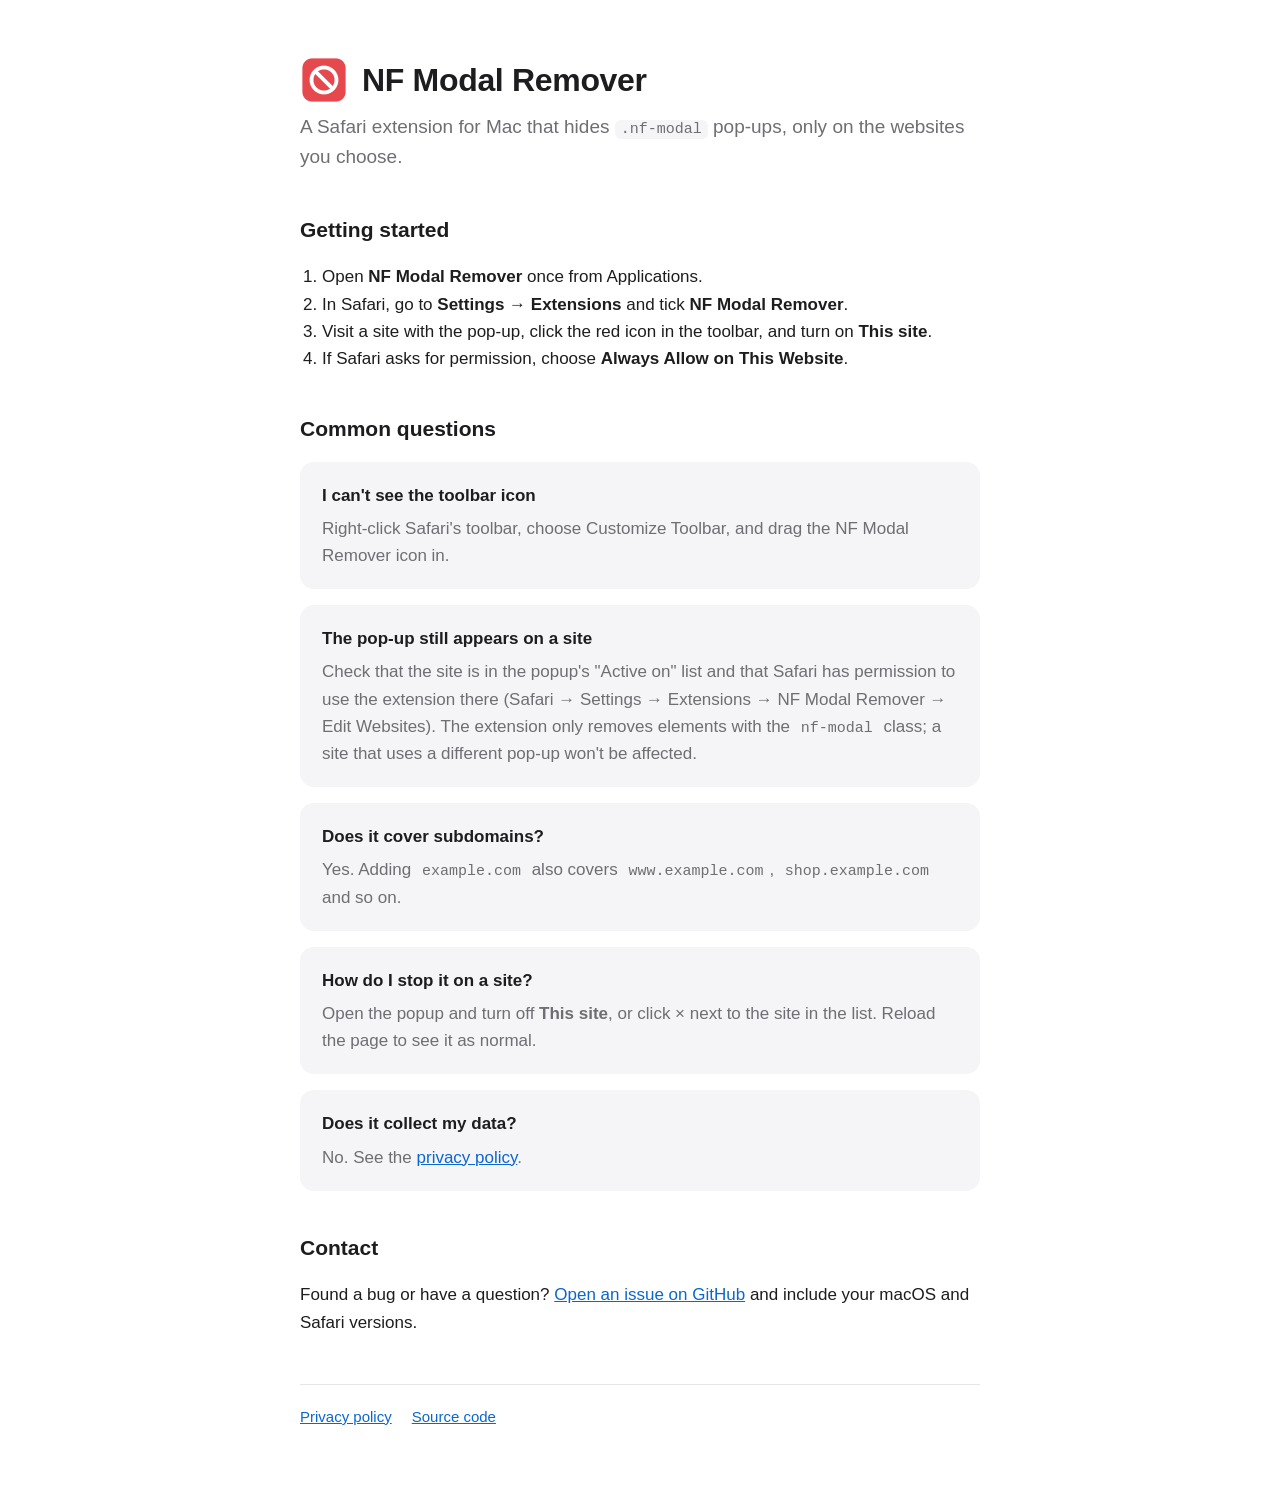
<file: docs/index.html>
<!doctype html>
<html lang="en">
<head>
  <meta charset="utf-8">
  <meta name="viewport" content="width=device-width, initial-scale=1">
  <title>NF Modal Remover Support</title>
  <meta name="description" content="Help and contact for NF Modal Remover, a Safari extension for Mac that hides .nf-modal pop-ups on the sites you choose.">
  <link rel="stylesheet" href="style.css">
</head>
<body>
<main>
  <header>
    <img src="icon.png" alt="">
    <h1>NF Modal Remover</h1>
  </header>
  <p class="lede">A Safari extension for Mac that hides <code>.nf-modal</code> pop-ups, only on the websites you choose.</p>

  <h2>Getting started</h2>
  <ol>
    <li>Open <strong>NF Modal Remover</strong> once from Applications.</li>
    <li>In Safari, go to <strong>Settings → Extensions</strong> and tick <strong>NF Modal Remover</strong>.</li>
    <li>Visit a site with the pop-up, click the red icon in the toolbar, and turn on <strong>This site</strong>.</li>
    <li>If Safari asks for permission, choose <strong>Always Allow on This Website</strong>.</li>
  </ol>

  <h2>Common questions</h2>
  <div class="card">
    <h3>I can't see the toolbar icon</h3>
    <p>Right-click Safari's toolbar, choose Customize Toolbar, and drag the NF Modal Remover icon in.</p>
  </div>
  <div class="card">
    <h3>The pop-up still appears on a site</h3>
    <p>Check that the site is in the popup's "Active on" list and that Safari has permission to use the extension there (Safari → Settings → Extensions → NF Modal Remover → Edit Websites). The extension only removes elements with the <code>nf-modal</code> class; a site that uses a different pop-up won't be affected.</p>
  </div>
  <div class="card">
    <h3>Does it cover subdomains?</h3>
    <p>Yes. Adding <code>example.com</code> also covers <code>www.example.com</code>, <code>shop.example.com</code> and so on.</p>
  </div>
  <div class="card">
    <h3>How do I stop it on a site?</h3>
    <p>Open the popup and turn off <strong>This site</strong>, or click × next to the site in the list. Reload the page to see it as normal.</p>
  </div>
  <div class="card">
    <h3>Does it collect my data?</h3>
    <p>No. See the <a href="privacy.html">privacy policy</a>.</p>
  </div>

  <h2>Contact</h2>
  <p>Found a bug or have a question? <a href="https://github.com/Edwintang2005/nfModal-Remover/issues">Open an issue on GitHub</a> and include your macOS and Safari versions.</p>

  <nav>
    <a href="privacy.html">Privacy policy</a>
    <a href="https://github.com/Edwintang2005/nfModal-Remover">Source code</a>
  </nav>
</main>
</body>
</html>
</file>
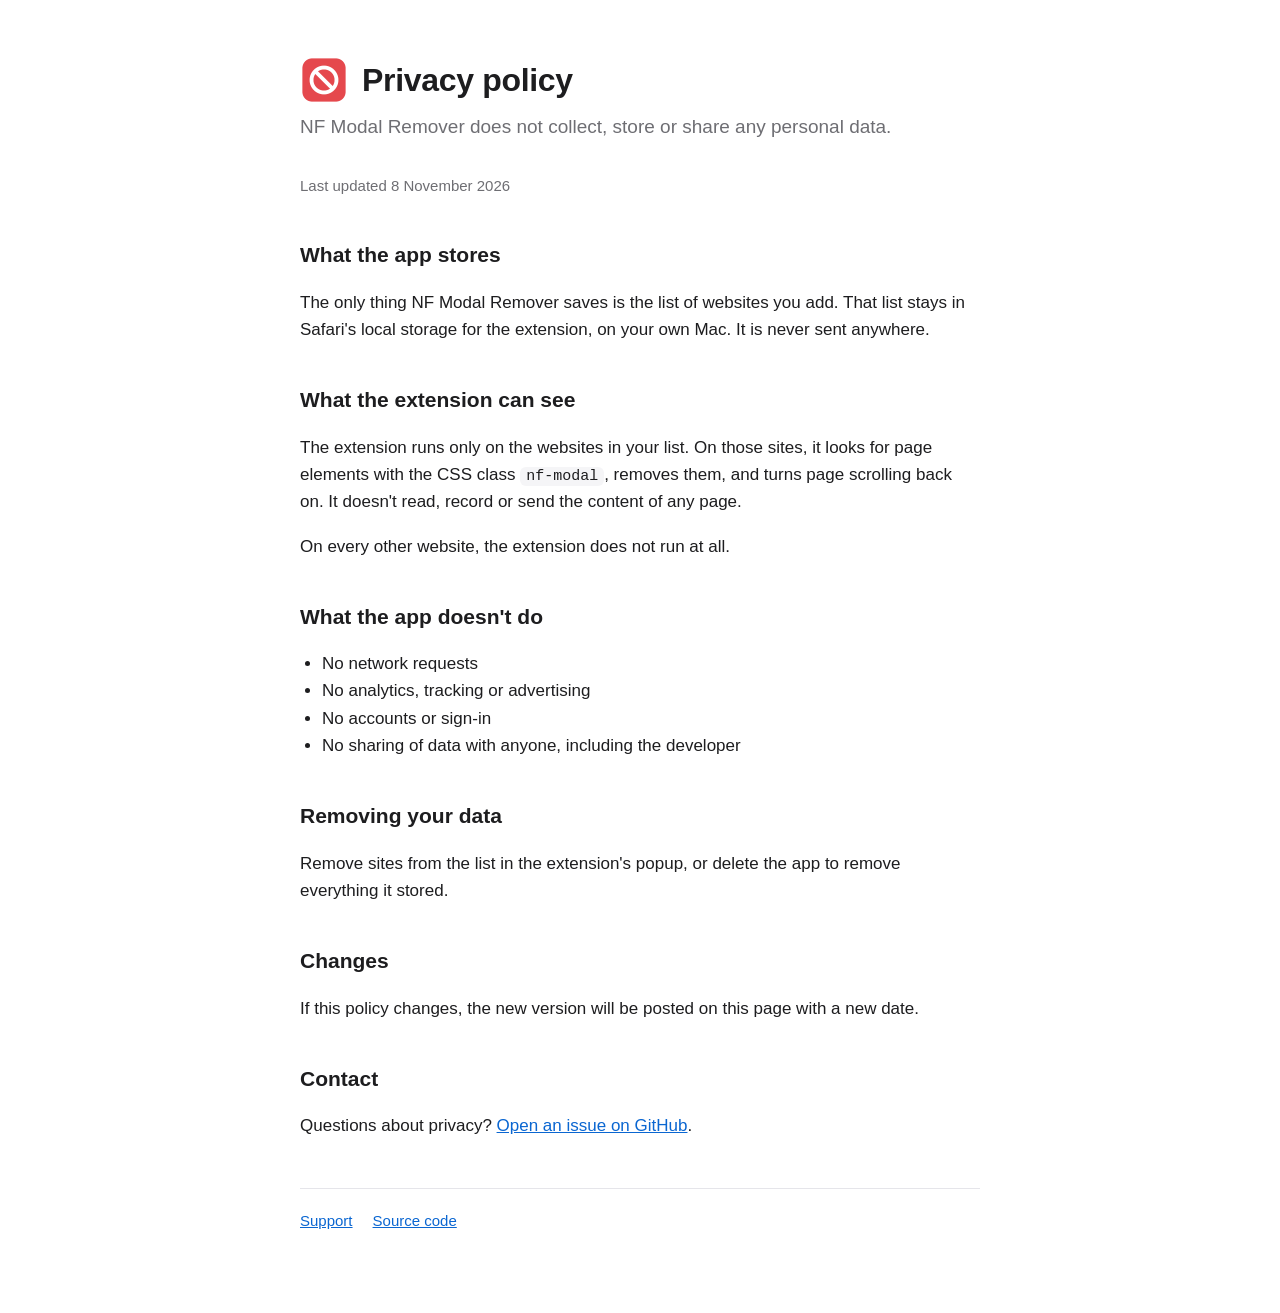
<file: docs/privacy.html>
<!doctype html>
<html lang="en">
<head>
  <meta charset="utf-8">
  <meta name="viewport" content="width=device-width, initial-scale=1">
  <title>NF Modal Remover Privacy</title>
  <meta name="description" content="Privacy policy for NF Modal Remover. No data is collected, stored remotely or shared.">
  <link rel="stylesheet" href="style.css">
</head>
<body>
<main>
  <header>
    <img src="icon.png" alt="">
    <h1>Privacy policy</h1>
  </header>
  <p class="lede">NF Modal Remover does not collect, store or share any personal data.</p>
  <p class="updated">Last updated 8 November 2026</p>

  <h2>What the app stores</h2>
  <p>The only thing NF Modal Remover saves is the list of websites you add. That list stays in Safari's local storage for the extension, on your own Mac. It is never sent anywhere.</p>

  <h2>What the extension can see</h2>
  <p>The extension runs only on the websites in your list. On those sites, it looks for page elements with the CSS class <code>nf-modal</code>, removes them, and turns page scrolling back on. It doesn't read, record or send the content of any page.</p>
  <p>On every other website, the extension does not run at all.</p>

  <h2>What the app doesn't do</h2>
  <ul>
    <li>No network requests</li>
    <li>No analytics, tracking or advertising</li>
    <li>No accounts or sign-in</li>
    <li>No sharing of data with anyone, including the developer</li>
  </ul>

  <h2>Removing your data</h2>
  <p>Remove sites from the list in the extension's popup, or delete the app to remove everything it stored.</p>

  <h2>Changes</h2>
  <p>If this policy changes, the new version will be posted on this page with a new date.</p>

  <h2>Contact</h2>
  <p>Questions about privacy? <a href="https://github.com/Edwintang2005/nfModal-Remover/issues">Open an issue on GitHub</a>.</p>

  <nav>
    <a href="index.html">Support</a>
    <a href="https://github.com/Edwintang2005/nfModal-Remover">Source code</a>
  </nav>
</main>
</body>
</html>
</file>
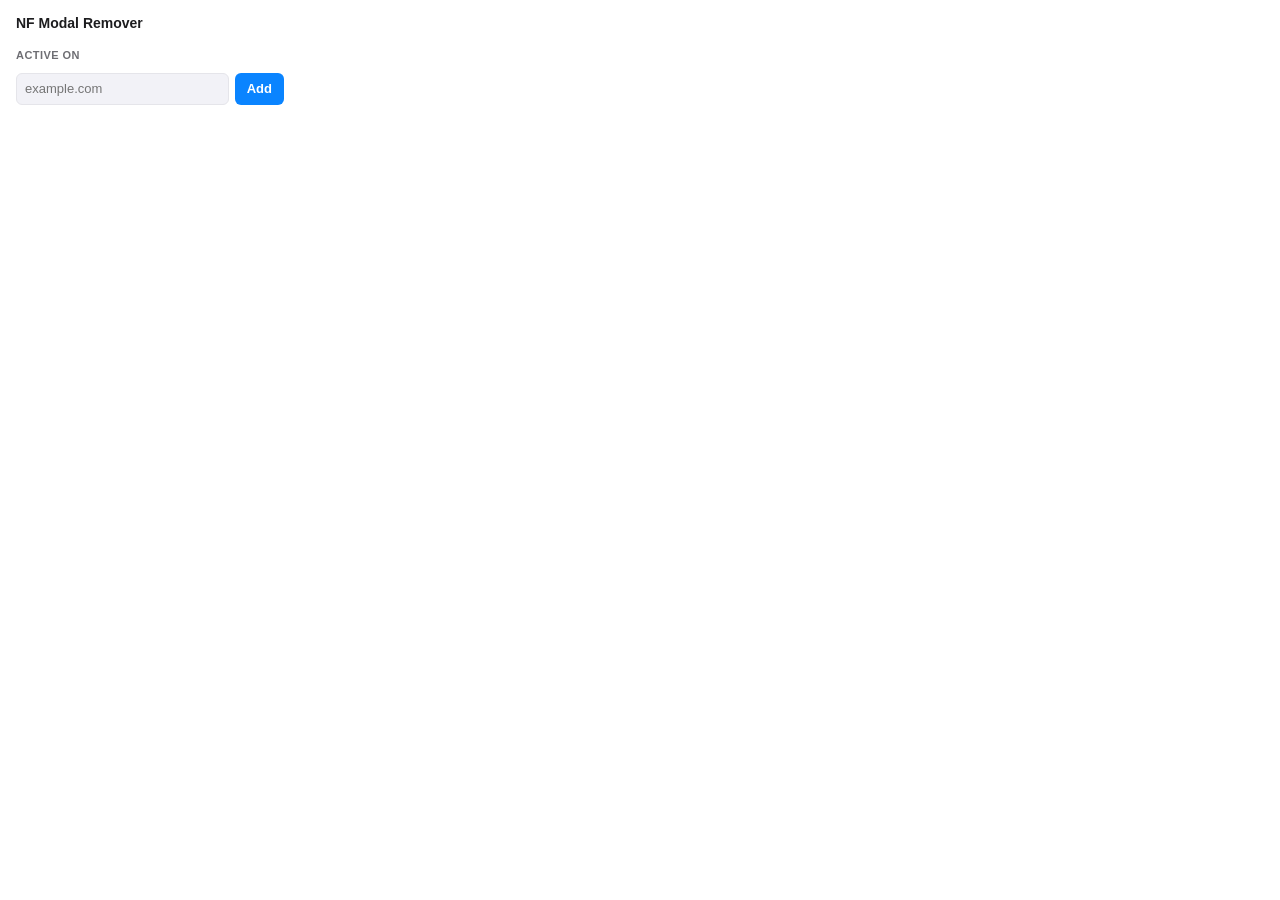
<file: NF Modal Remover Extension/Resources/popup.html>
<!doctype html>
<html>
<head>
  <meta charset="utf-8">
  <link rel="stylesheet" href="popup.css">
</head>
<body>
  <header>
    <h1>NF Modal Remover</h1>
  </header>

  <section id="current" hidden>
    <div class="current-text">
      <div class="label">This site</div>
      <div id="current-host" class="host"></div>
      <div id="current-note" class="note"></div>
    </div>
    <label class="switch">
      <input type="checkbox" id="current-toggle">
      <span class="slider"></span>
    </label>
  </section>

  <section>
    <div class="label">Active on</div>
    <ul id="site-list"></ul>
    <p id="empty" class="note" hidden>No sites yet. Turn it on for the site you're on, or add one below.</p>
    <form id="add-form">
      <input id="add-input" type="text" placeholder="example.com" autocomplete="off" spellcheck="false">
      <button type="submit">Add</button>
    </form>
    <p id="error" class="error" hidden></p>
  </section>

  <script src="sites.js"></script>
  <script src="popup.js"></script>
</body>
</html>
</file>
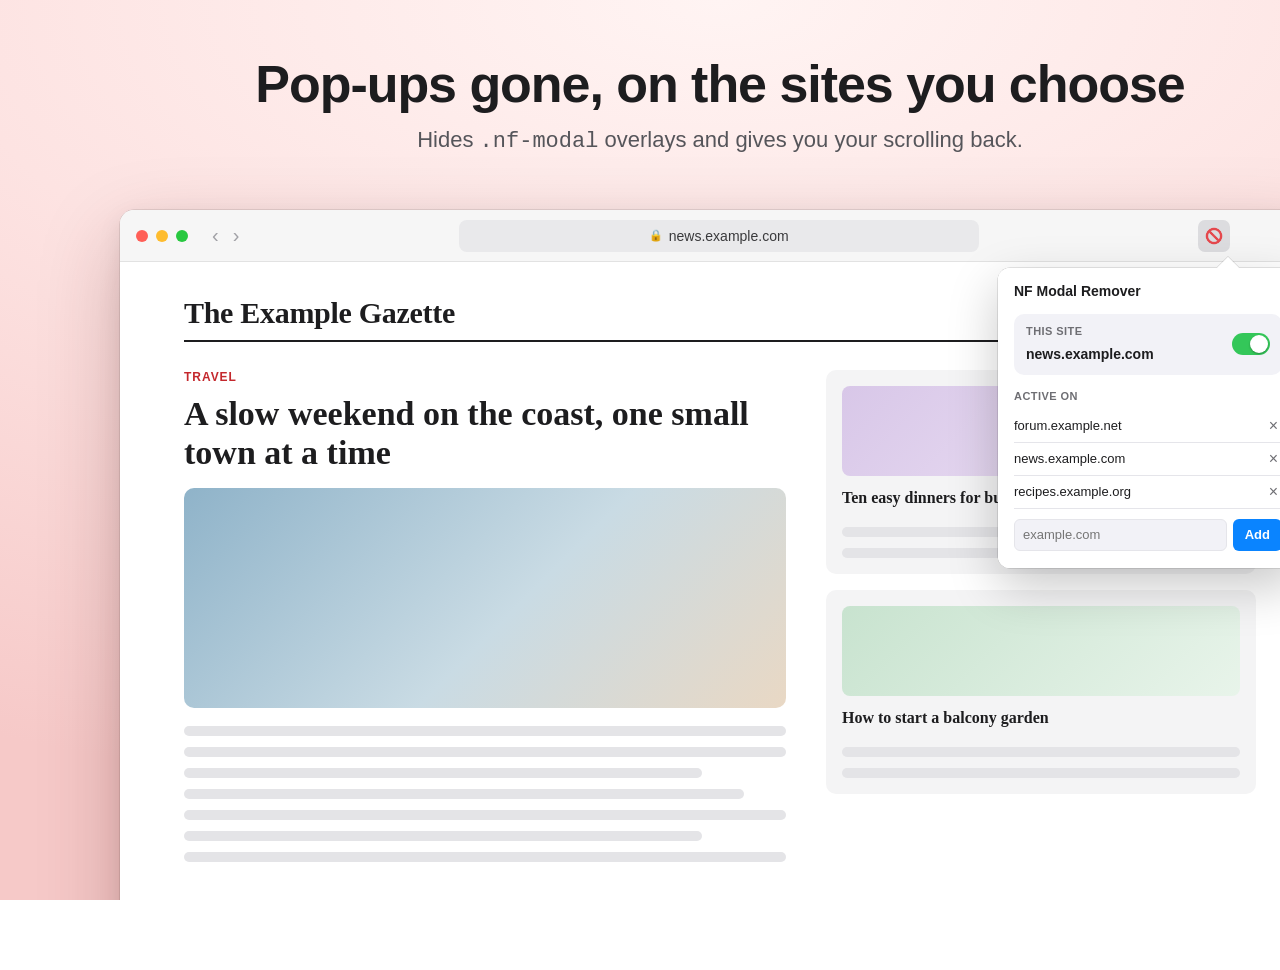
<file: screenshots/src/1-hero.html>
<!doctype html>
<html>
<head>
  <meta charset="utf-8">
  <link rel="stylesheet" href="shared.css">
  <style>
    .window { left: 120px; top: 210px; width: 1200px; height: 760px; }
    /* arrow tip sits under the toolbar icon (centre x = 1228) */
    .popover { --arrow: 222px; left: 998px; top: 268px; }
  </style>
</head>
<body>
  <div class="headline">
    <h1>Pop-ups gone, on the sites you choose</h1>
    <p>Hides <code>.nf-modal</code> overlays and gives you your scrolling back.</p>
  </div>

  <div class="window" data-host="news.example.com" data-ext="active"></div>

  <div class="popover">
    <iframe src="popup-main.html" width="300" height="300" scrolling="no"></iframe>
  </div>

  <script src="shared.js"></script>
</body>
</html>
</file>
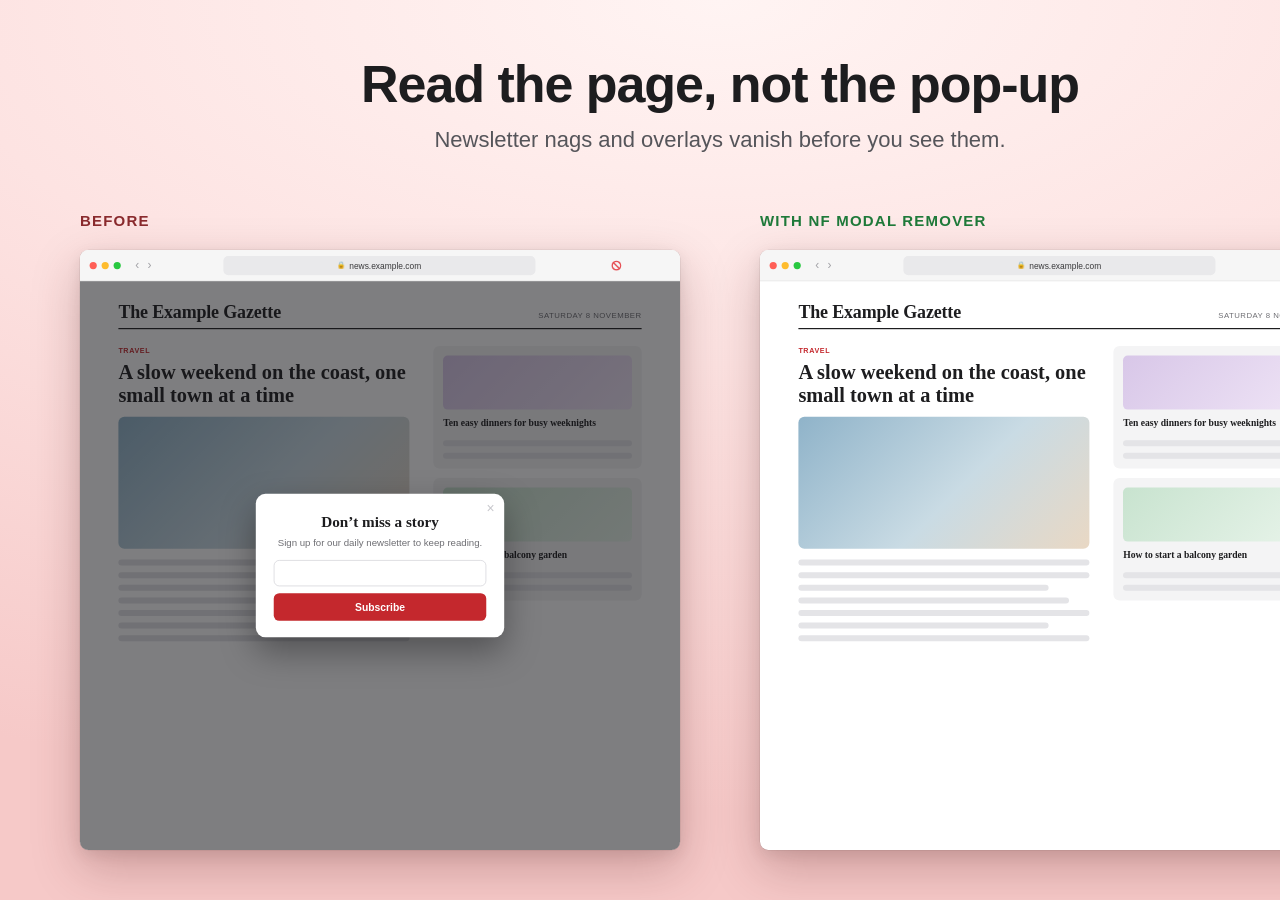
<file: screenshots/src/2-before-after.html>
<!doctype html>
<html>
<head>
  <meta charset="utf-8">
  <link rel="stylesheet" href="shared.css">
  <style>
    .pair { position: absolute; top: 250px; width: 600px; height: 600px; }
    .pair.before { left: 80px; }
    .pair.after { left: 760px; }
    .pair .window { left: 0; top: 0; width: 1000px; height: 1000px; transform: scale(.6); transform-origin: 0 0; }
    .pair .tag { top: -38px; }
    .pair.after .tag { color: #1f7a3a; }
    .nag { transform: scale(1.15); }
  </style>
</head>
<body>
  <div class="headline">
    <h1>Read the page, not the pop-up</h1>
    <p>Newsletter nags and overlays vanish before you see them.</p>
  </div>

  <div class="pair before">
    <div class="tag">Before</div>
    <div class="window" data-host="news.example.com">
      <div class="overlay">
        <div class="nag">
          <span class="x">×</span>
          <h3>Don’t miss a story</h3>
          <p>Sign up for our daily newsletter to keep reading.</p>
          <div class="field"></div>
          <div class="cta">Subscribe</div>
        </div>
      </div>
    </div>
  </div>

  <div class="pair after">
    <div class="tag">With NF Modal Remover</div>
    <div class="window" data-host="news.example.com" data-ext="active"></div>
  </div>

  <script src="shared.js"></script>
</body>
</html>
</file>
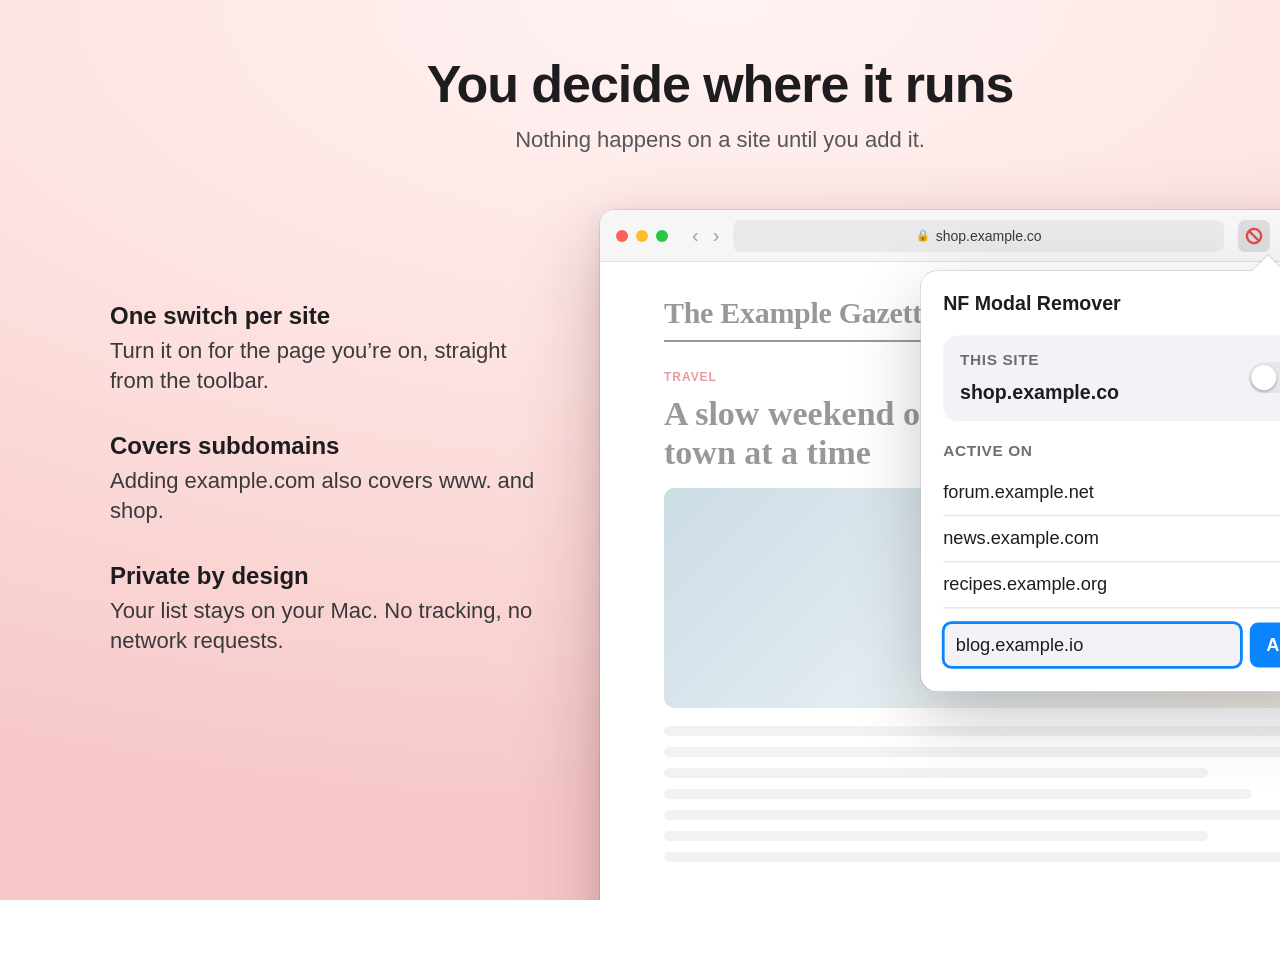
<file: screenshots/src/3-choose-sites.html>
<!doctype html>
<html>
<head>
  <meta charset="utf-8">
  <link rel="stylesheet" href="shared.css">
  <style>
    .window { left: 600px; top: 210px; width: 760px; height: 760px; }
    .window .page { opacity: .45; }
    .window .article { grid-template-columns: 1fr; }
    .window .side { display: none; }
    /* arrow tip under the toolbar icon (centre x = 1268); scaled up from the tip */
    .popover { --arrow: 240px; left: 1020px; top: 268px; transform: scale(1.4); transform-origin: 248px -8px; }
    .notes { position: absolute; left: 110px; top: 300px; width: 430px; display: grid; gap: 34px; }
    .notes div { font-size: 22px; line-height: 1.35; color: #3a3a3c; }
    .notes b { display: block; font-size: 24px; color: #1d1d1f; margin-bottom: 4px; }
  </style>
</head>
<body>
  <div class="headline">
    <h1>You decide where it runs</h1>
    <p>Nothing happens on a site until you add it.</p>
  </div>

  <div class="window" data-host="shop.example.co" data-ext="active"></div>

  <div class="notes">
    <div><b>One switch per site</b>Turn it on for the page you’re on, straight from the toolbar.</div>
    <div><b>Covers subdomains</b>Adding example.com also covers www. and shop.</div>
    <div><b>Private by design</b>Your list stays on your Mac. No tracking, no network requests.</div>
  </div>

  <div class="popover">
    <iframe src="popup-add.html" width="300" height="300" scrolling="no"></iframe>
  </div>

  <script src="shared.js"></script>
</body>
</html>
</file>
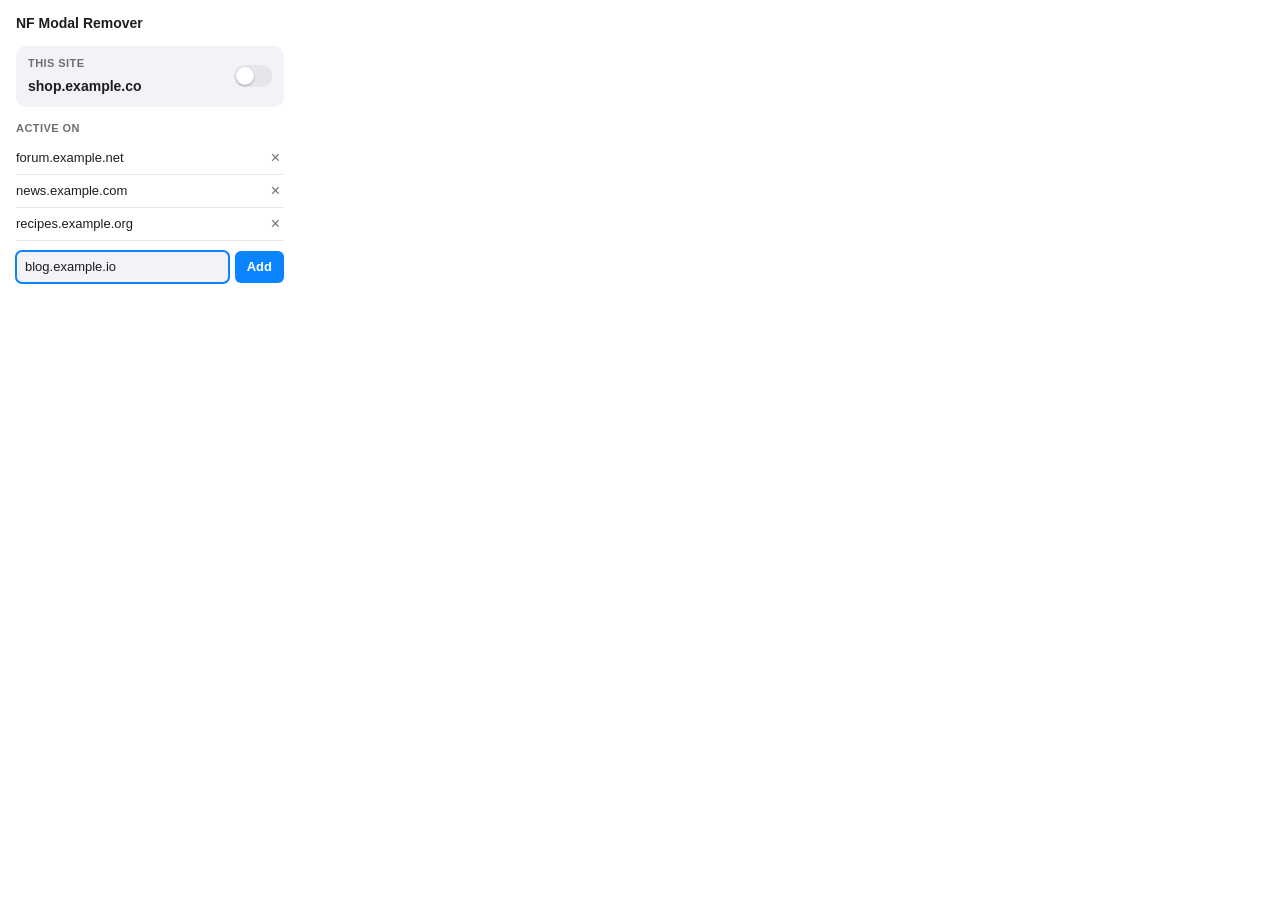
<file: screenshots/src/popup-add.html>
<!doctype html>
<html>
<head>
  <meta charset="utf-8">
  <!-- Static copy of popup.html while adding a site, styled by the real popup.css -->
  <link rel="stylesheet" href="../../NF%20Modal%20Remover%20Extension/Resources/popup.css">
  <style>
    :root { --bg:#ffffff; --fg:#1d1d1f; --muted:#6e6e73; --line:#e5e5ea; --field:#f2f2f7; --accent:#0a84ff; --danger:#d70015; color-scheme: light; }
    input[type="text"] { outline: 2px solid var(--accent); outline-offset: -1px; }
  </style>
</head>
<body>
  <header><h1>NF Modal Remover</h1></header>

  <section id="current">
    <div class="current-text">
      <div class="label">This site</div>
      <div class="host">shop.example.co</div>
    </div>
    <label class="switch"><input type="checkbox"><span class="slider"></span></label>
  </section>

  <section>
    <div class="label">Active on</div>
    <ul>
      <li><span>forum.example.net</span><button>×</button></li>
      <li><span>news.example.com</span><button>×</button></li>
      <li><span>recipes.example.org</span><button>×</button></li>
    </ul>
    <form onsubmit="return false">
      <input type="text" value="blog.example.io">
      <button type="submit">Add</button>
    </form>
  </section>
</body>
</html>
</file>
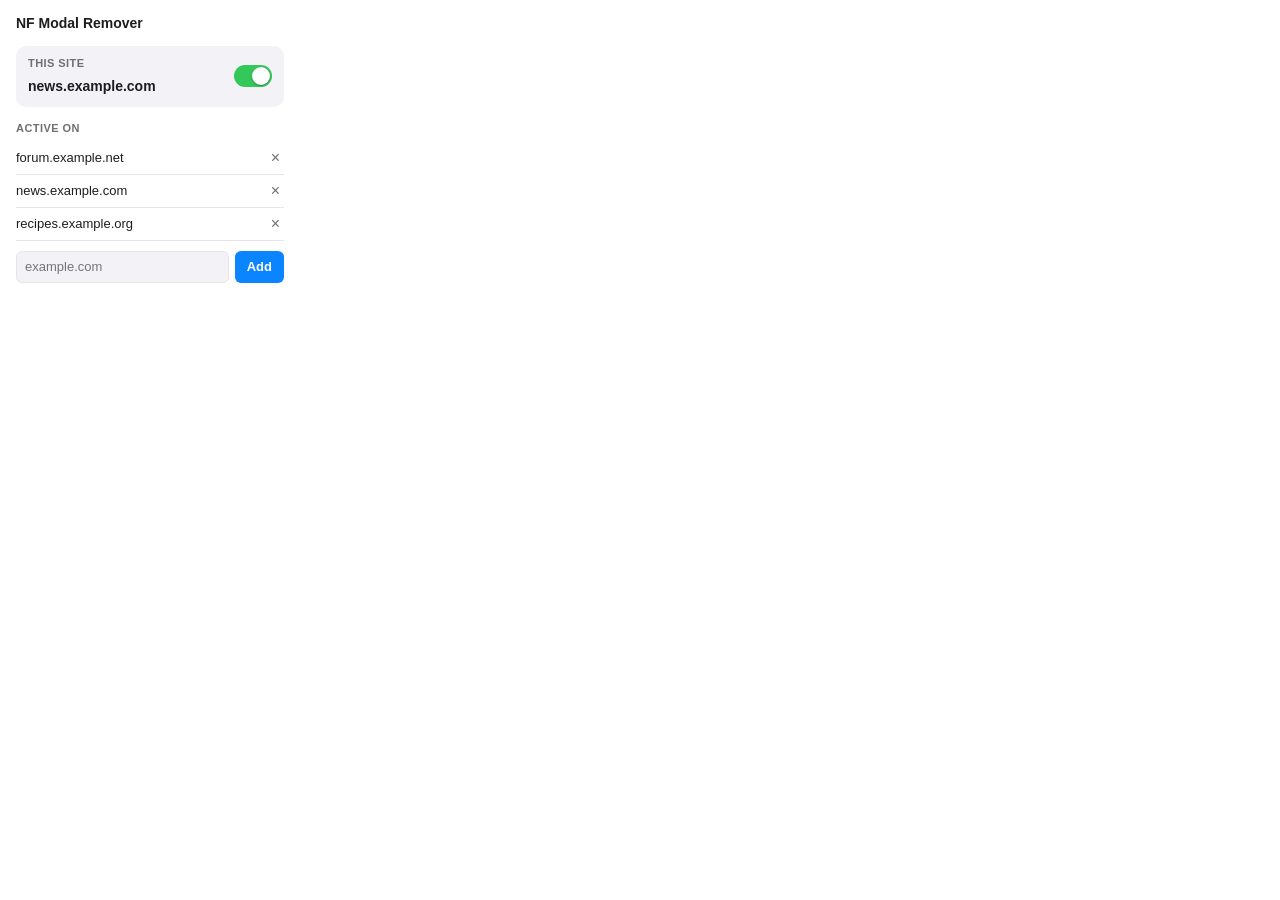
<file: screenshots/src/popup-main.html>
<!doctype html>
<html>
<head>
  <meta charset="utf-8">
  <!-- Static copy of popup.html in its "on" state, styled by the real popup.css -->
  <link rel="stylesheet" href="../../NF%20Modal%20Remover%20Extension/Resources/popup.css">
  <style>
    /* Force the light palette regardless of the rendering machine's appearance */
    :root { --bg:#ffffff; --fg:#1d1d1f; --muted:#6e6e73; --line:#e5e5ea; --field:#f2f2f7; --accent:#0a84ff; --danger:#d70015; color-scheme: light; }
  </style>
</head>
<body>
  <header><h1>NF Modal Remover</h1></header>

  <section id="current">
    <div class="current-text">
      <div class="label">This site</div>
      <div class="host">news.example.com</div>
    </div>
    <label class="switch"><input type="checkbox" checked><span class="slider"></span></label>
  </section>

  <section>
    <div class="label">Active on</div>
    <ul>
      <li><span>forum.example.net</span><button>×</button></li>
      <li><span>news.example.com</span><button>×</button></li>
      <li><span>recipes.example.org</span><button>×</button></li>
    </ul>
    <form onsubmit="return false">
      <input type="text" placeholder="example.com">
      <button type="submit">Add</button>
    </form>
  </section>
</body>
</html>
</file>
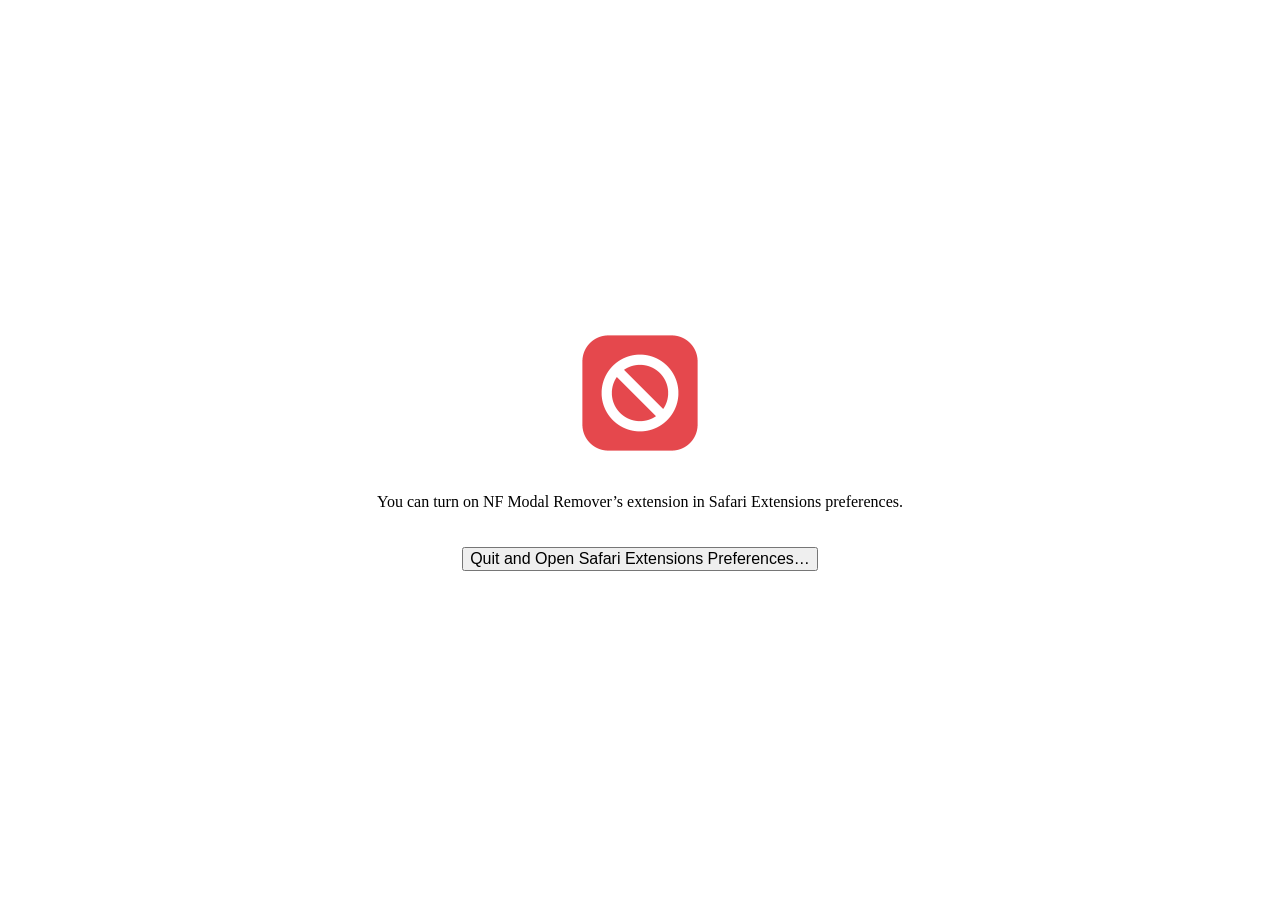
<file: NF Modal Remover/Resources/Base.lproj/Main.html>
<!DOCTYPE html>
<html>
<head>
    <meta http-equiv="Content-Type" content="text/html; charset=utf-8">
    <meta http-equiv="Content-Security-Policy" content="default-src 'self'">

    <meta name="viewport" content="width=device-width, initial-scale=1, user-scalable=no">

    <link rel="stylesheet" href="../Style.css">
    <script src="../Script.js" defer></script>
</head>
<body>
    <img src="../Icon.png" width="128" height="128" alt="NF Modal Remover Icon">
    <p class="state-unknown">You can turn on NF Modal Remover’s extension in Safari Extensions preferences.</p>
    <p class="state-on">NF Modal Remover’s extension is currently on. You can turn it off in Safari Extensions preferences.</p>
    <p class="state-off">NF Modal Remover’s extension is currently off. You can turn it on in Safari Extensions preferences.</p>
    <button class="open-preferences">Quit and Open Safari Extensions Preferences…</button>
</body>
</html>
</file>
<file: docs/style.css>
:root {
  --bg: #ffffff;
  --fg: #1d1d1f;
  --muted: #6e6e73;
  --line: #e5e5ea;
  --card: #f5f5f7;
  --accent: #c4282d;
  --link: #0a66d1;
  color-scheme: light dark;
}
@media (prefers-color-scheme: dark) {
  :root {
    --bg: #161617;
    --fg: #f5f5f7;
    --muted: #a1a1a6;
    --line: #2c2c2e;
    --card: #1f1f21;
    --accent: #ff6961;
    --link: #4aa3ff;
  }
}
* { box-sizing: border-box; }
body {
  margin: 0;
  background: var(--bg);
  color: var(--fg);
  font: 17px/1.6 -apple-system, BlinkMacSystemFont, "Helvetica Neue", Arial, sans-serif;
}
main { max-width: 720px; margin: 0 auto; padding: 56px 20px 80px; }
header { display: flex; align-items: center; gap: 14px; margin-bottom: 8px; }
header img { width: 48px; height: 48px; }
h1 { font-size: 32px; line-height: 1.15; margin: 0; letter-spacing: -0.01em; }
h2 { font-size: 21px; margin: 40px 0 8px; }
p, li { color: var(--fg); }
.lede { color: var(--muted); font-size: 19px; margin: 6px 0 32px; }
.card { background: var(--card); border-radius: 14px; padding: 20px 22px; margin: 16px 0; }
.card h3 { margin: 0 0 6px; font-size: 17px; }
.card p { margin: 0; color: var(--muted); }
a { color: var(--link); }
ol, ul { padding-left: 22px; }
code { font: 15px ui-monospace, "SF Mono", Menlo, monospace; background: var(--card); padding: 1px 6px; border-radius: 6px; }
nav { margin-top: 48px; padding-top: 20px; border-top: 1px solid var(--line); font-size: 15px; color: var(--muted); display: flex; gap: 20px; flex-wrap: wrap; }
.updated { color: var(--muted); font-size: 15px; }
</file>
<file: NF Modal Remover Extension/Resources/popup.css>
:root {
  --bg: #ffffff;
  --fg: #1d1d1f;
  --muted: #6e6e73;
  --line: #e5e5ea;
  --field: #f2f2f7;
  --accent: #0a84ff;
  --danger: #d70015;
  color-scheme: light dark;
}
@media (prefers-color-scheme: dark) {
  :root {
    --bg: #1e1e1e;
    --fg: #f5f5f7;
    --muted: #98989d;
    --line: #3a3a3c;
    --field: #2c2c2e;
    --danger: #ff6961;
  }
}

* { box-sizing: border-box; }
body {
  margin: 0;
  width: 300px;
  padding: 14px 16px 16px;
  font: 13px/1.4 -apple-system, BlinkMacSystemFont, "Helvetica Neue", sans-serif;
  background: var(--bg);
  color: var(--fg);
}
h1 { font-size: 14px; font-weight: 600; margin: 0 0 12px; }
section + section { margin-top: 14px; }
.label { font-size: 11px; font-weight: 600; text-transform: uppercase; letter-spacing: .04em; color: var(--muted); margin-bottom: 6px; }
.host { font-size: 14px; font-weight: 600; word-break: break-all; }
.note { color: var(--muted); font-size: 12px; margin: 2px 0 0; }
.note:empty { display: none; }
.error { color: var(--danger); font-size: 12px; margin: 6px 0 0; }

#current {
  display: flex;
  align-items: center;
  justify-content: space-between;
  gap: 12px;
  padding: 10px 12px;
  border-radius: 10px;
  background: var(--field);
}
#current[hidden] { display: none; }

ul { list-style: none; margin: 0; padding: 0; }
li {
  display: flex;
  align-items: center;
  justify-content: space-between;
  padding: 6px 0;
  border-bottom: 1px solid var(--line);
  word-break: break-all;
}
li button {
  border: 0;
  background: none;
  color: var(--muted);
  font-size: 16px;
  line-height: 1;
  padding: 2px 4px;
  cursor: pointer;
}
li button:hover { color: var(--danger); }

form { display: flex; gap: 6px; margin-top: 10px; }
input[type="text"] {
  flex: 1;
  min-width: 0;
  padding: 6px 8px;
  border: 1px solid var(--line);
  border-radius: 6px;
  background: var(--field);
  color: var(--fg);
  font: inherit;
}
form button {
  padding: 6px 12px;
  border: 0;
  border-radius: 6px;
  background: var(--accent);
  color: #fff;
  font: inherit;
  font-weight: 600;
  cursor: pointer;
}

/* toggle */
.switch { position: relative; flex: none; width: 38px; height: 22px; }
.switch input { opacity: 0; width: 0; height: 0; }
.slider {
  position: absolute; inset: 0;
  border-radius: 22px;
  background: var(--line);
  transition: background .15s;
  cursor: pointer;
}
.slider::before {
  content: "";
  position: absolute; left: 2px; top: 2px;
  width: 18px; height: 18px;
  border-radius: 50%;
  background: #fff;
  box-shadow: 0 1px 2px rgba(0,0,0,.3);
  transition: transform .15s;
}
.switch input:checked + .slider { background: #34c759; }
.switch input:checked + .slider::before { transform: translateX(16px); }
</file>
<file: screenshots/src/shared.css>
/* Shared styles for the App Store screenshot scenes (1440×900 CSS px, rendered @2x). */
* { box-sizing: border-box; margin: 0; padding: 0; }
html, body { width: 1440px; height: 900px; overflow: hidden; }
body {
  font-family: -apple-system, BlinkMacSystemFont, "SF Pro Display", "Helvetica Neue", sans-serif;
  background: radial-gradient(120% 90% at 50% 0%, #fff4f3 0%, #fde3e2 45%, #f6c9c8 100%);
  color: #1d1d1f;
  position: relative;
}

.headline { position: absolute; top: 56px; left: 0; right: 0; text-align: center; }
.headline h1 { font-size: 52px; font-weight: 700; letter-spacing: -0.02em; line-height: 1.1; }
.headline p { margin-top: 14px; font-size: 22px; color: #55555a; }

/* ---------- browser window ---------- */
.window {
  position: absolute;
  background: #fff;
  border-radius: 14px;
  overflow: hidden;
  box-shadow: 0 0 0 0.5px rgba(0,0,0,.18), 0 30px 80px rgba(80, 20, 20, .25), 0 8px 24px rgba(0,0,0,.08);
}
.toolbar {
  height: 52px;
  display: flex;
  align-items: center;
  gap: 14px;
  padding: 0 16px;
  background: #f6f6f6;
  border-bottom: 1px solid #e2e2e2;
}
.lights { display: flex; gap: 8px; }
.lights i { width: 12px; height: 12px; border-radius: 50%; display: block; }
.lights i:nth-child(1) { background: #ff5f57; }
.lights i:nth-child(2) { background: #febc2e; }
.lights i:nth-child(3) { background: #28c840; }
.nav { display: flex; gap: 14px; color: #a1a1a6; font-size: 20px; margin-left: 10px; }
.address {
  flex: 1;
  max-width: 520px;
  margin: 0 auto;
  height: 32px;
  border-radius: 8px;
  background: #e9e9eb;
  display: flex;
  align-items: center;
  justify-content: center;
  gap: 6px;
  font-size: 14px;
  color: #3a3a3c;
}
.address .lock { font-size: 11px; color: #8e8e93; }
.ext-btn {
  width: 32px; height: 32px; border-radius: 7px;
  display: grid; place-items: center;
}
.ext-btn.active { background: #dcdcdf; }
.ext-btn img { width: 18px; height: 18px; }
.spacer { width: 60px; }

/* ---------- fake article page ---------- */
.page { padding: 36px 64px; }
.masthead { display: flex; align-items: baseline; justify-content: space-between; border-bottom: 2px solid #1d1d1f; padding-bottom: 12px; }
.masthead b { font: 700 30px/1 Georgia, "Times New Roman", serif; letter-spacing: -0.01em; }
.masthead span { font-size: 13px; color: #6e6e73; letter-spacing: .06em; text-transform: uppercase; }
.article { display: grid; grid-template-columns: 1.4fr 1fr; gap: 40px; margin-top: 28px; }
.kicker { font-size: 12px; font-weight: 700; color: #c4282d; letter-spacing: .08em; text-transform: uppercase; }
.article h2 { font: 700 34px/1.15 Georgia, "Times New Roman", serif; margin: 10px 0 16px; }
.hero { height: 220px; border-radius: 10px; background: linear-gradient(135deg, #8fb3c9, #c9dbe4 55%, #e9d8c4); }
.lines { margin-top: 18px; display: grid; gap: 11px; }
.lines i { display: block; height: 10px; border-radius: 5px; background: #e4e4e7; }
.lines i:nth-child(3n) { width: 86%; }
.lines i:nth-child(4n) { width: 93%; }
.side .card { border-radius: 10px; background: #f4f4f5; padding: 16px; margin-bottom: 16px; }
.side .thumb { height: 90px; border-radius: 8px; background: linear-gradient(135deg, #d8c7e8, #efe4f6); margin-bottom: 12px; }
.side .card:nth-child(2) .thumb { background: linear-gradient(135deg, #c8e3cf, #e8f4ea); }
.side .t { font: 700 16px/1.3 Georgia, serif; margin-bottom: 10px; }

/* ---------- the pop-up being blocked ---------- */
.overlay {
  position: absolute; left: 0; right: 0; top: 52px; bottom: 0;
  background: rgba(20, 20, 24, .55);
  display: grid; place-items: center;
}
.nag {
  width: 360px; border-radius: 14px; background: #fff; padding: 28px 26px 24px;
  text-align: center; box-shadow: 0 20px 50px rgba(0,0,0,.35); position: relative;
}
.nag .x { position: absolute; top: 10px; right: 14px; color: #c7c7cc; font-size: 20px; }
.nag h3 { font: 700 22px/1.2 Georgia, serif; margin-bottom: 8px; }
.nag p { font-size: 14px; color: #6e6e73; margin-bottom: 18px; }
.nag .field { height: 38px; border-radius: 8px; border: 1px solid #d1d1d6; margin-bottom: 10px; }
.nag .cta { height: 40px; border-radius: 8px; background: #c4282d; color: #fff; font-weight: 600; font-size: 15px; display: grid; place-items: center; }

/* ---------- Safari-style extension popover ---------- */
.popover {
  position: absolute;
  background: #fff;
  border-radius: 12px;
  box-shadow: 0 0 0 0.5px rgba(0,0,0,.2), 0 18px 50px rgba(0,0,0,.22);
}
.popover::before {
  content: ""; position: absolute; top: -8px; width: 16px; height: 16px;
  background: #fff; transform: rotate(45deg);
  box-shadow: -0.5px -0.5px 0 0 rgba(0,0,0,.15);
  left: var(--arrow, 50%);
}
.popover iframe { display: block; border: 0; border-radius: 12px; position: relative; background: #fff; }

.tag {
  position: absolute; top: -40px; left: 0;
  font-size: 15px; font-weight: 700; letter-spacing: .08em; text-transform: uppercase; color: #8a2b2e;
}
</file>
<file: NF Modal Remover/Resources/Style.css>
* {
    -webkit-user-select: none;
    -webkit-user-drag: none;
    cursor: default;
}

:root {
    color-scheme: light dark;

    --spacing: 20px;
}

html {
    height: 100%;
}

body {
    display: flex;
    align-items: center;
    justify-content: center;
    flex-direction: column;

    gap: var(--spacing);
    margin: 0 calc(var(--spacing) * 2);
    height: 100%;

    font: -apple-system-short-body;
    text-align: center;
}

body:not(.state-on, .state-off) :is(.state-on, .state-off) {
    display: none;
}

body.state-on :is(.state-off, .state-unknown) {
    display: none;
}

body.state-off :is(.state-on, .state-unknown) {
    display: none;
}

button {
    font-size: 1em;
}
</file>
